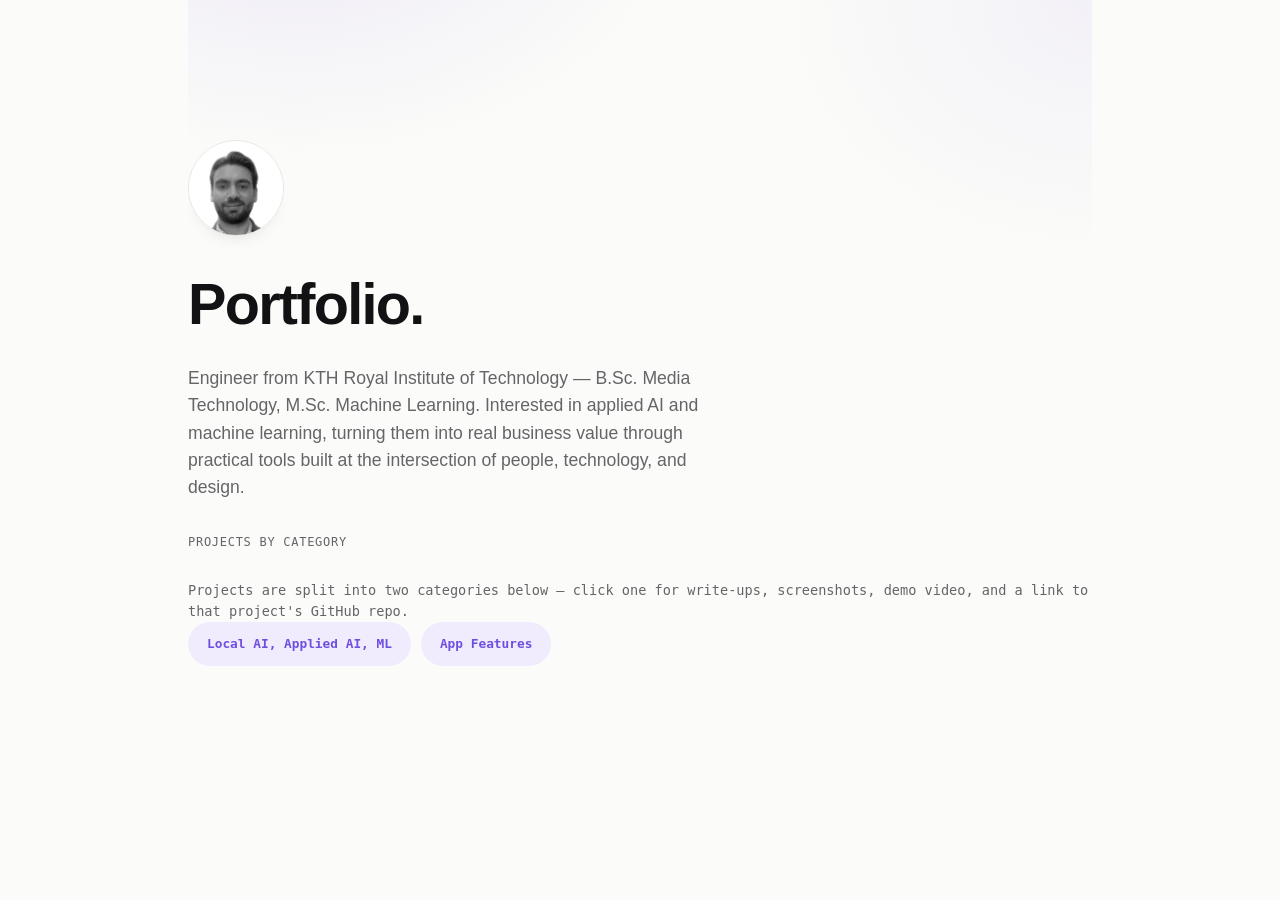
<file: index.html>
<!DOCTYPE html>
<html lang="en">
<head>
<meta charset="UTF-8">
<meta name="viewport" content="width=device-width, initial-scale=1.0">
<title>Portfolio — Applied AI &amp; ML Projects</title>
<meta name="description" content="Engineer from KTH Royal Institute of Technology. Selected projects in applied AI and machine learning, including Local Agent — a fully offline LLM agent with RAG.">
<meta name="robots" content="noindex, nofollow">
<meta name="color-scheme" content="light">
<link rel="icon" href="data:,">

<meta property="og:type" content="website">
<meta property="og:title" content="Portfolio — Applied AI &amp; ML Projects">
<meta property="og:description" content="Engineer from KTH Royal Institute of Technology. Selected projects in applied AI and machine learning, including Local Agent — a fully offline LLM agent with RAG.">
<meta property="og:url" content="https://project5662.github.io/portfolio/">
<meta property="og:image" content="https://project5662.github.io/portfolio/assets/img/headshot.jpg">
<meta name="twitter:card" content="summary">
<meta name="twitter:title" content="Portfolio — Applied AI &amp; ML Projects">
<meta name="twitter:description" content="Engineer from KTH Royal Institute of Technology. Selected projects in applied AI and machine learning.">
<meta name="twitter:image" content="https://project5662.github.io/portfolio/assets/img/headshot.jpg">
<link rel="stylesheet" href="assets/css/style.css">
</head>
<body>

<div class="wrap">
  <header class="hero landing">
    <div>
      <img class="headshot" src="assets/img/headshot.jpg" alt="Profile photo" width="96" height="96">
      <h1>Portfolio.</h1>
      <p class="bio">Engineer from KTH Royal Institute of Technology — B.Sc. Media Technology, M.Sc. Machine Learning. Interested in applied AI and machine learning, turning them into real business value through practical tools built at the intersection of people, technology, and design.</p>
      <p class="section-label">Projects by category</p>
      <p class="scroll-hint">Projects are split into two categories below — click one for write-ups, screenshots, demo video, and a link to that project's GitHub repo.</p>
      <nav class="categories" aria-label="Project categories">
        <a class="cat-pill" href="ml.html">Local AI, Applied AI, ML</a>
        <a class="cat-pill" href="app.html">App Features</a>
      </nav>
    </div>
  </header>
</div>

</body>
</html>
</file>
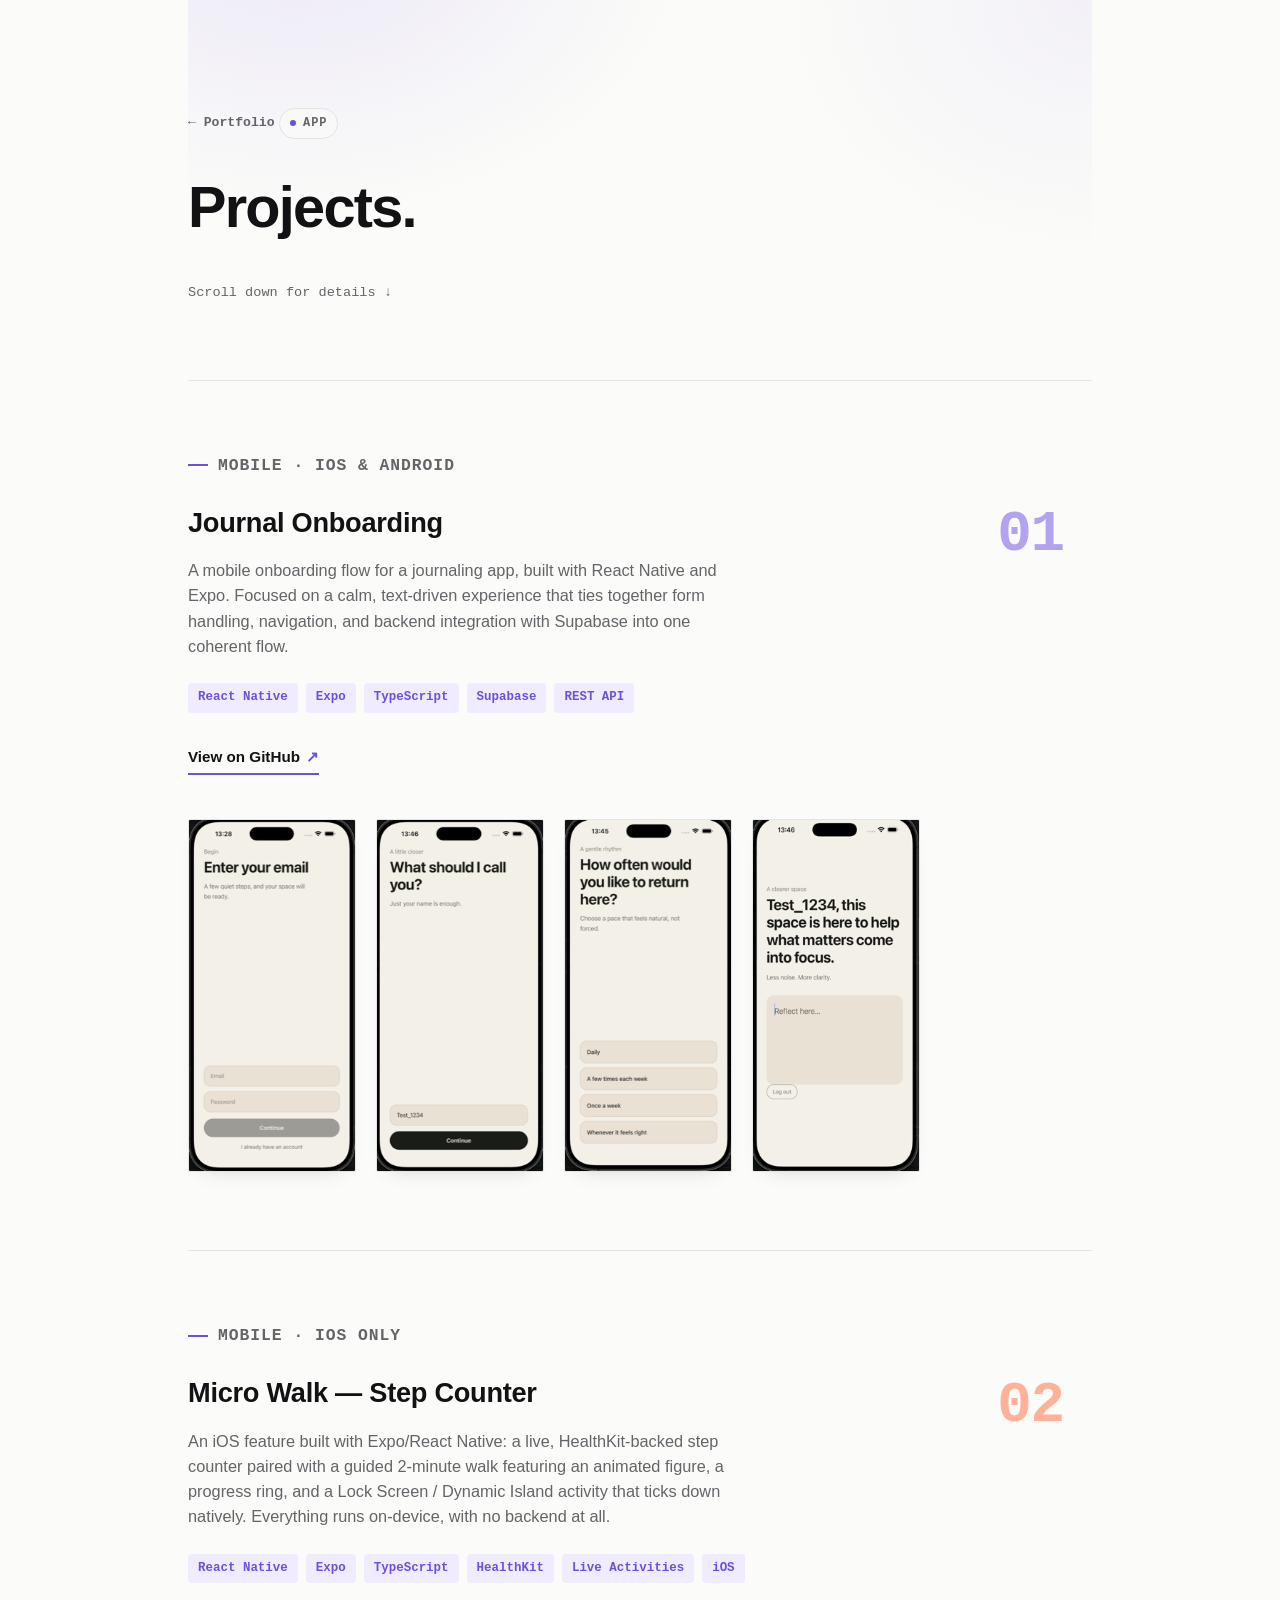
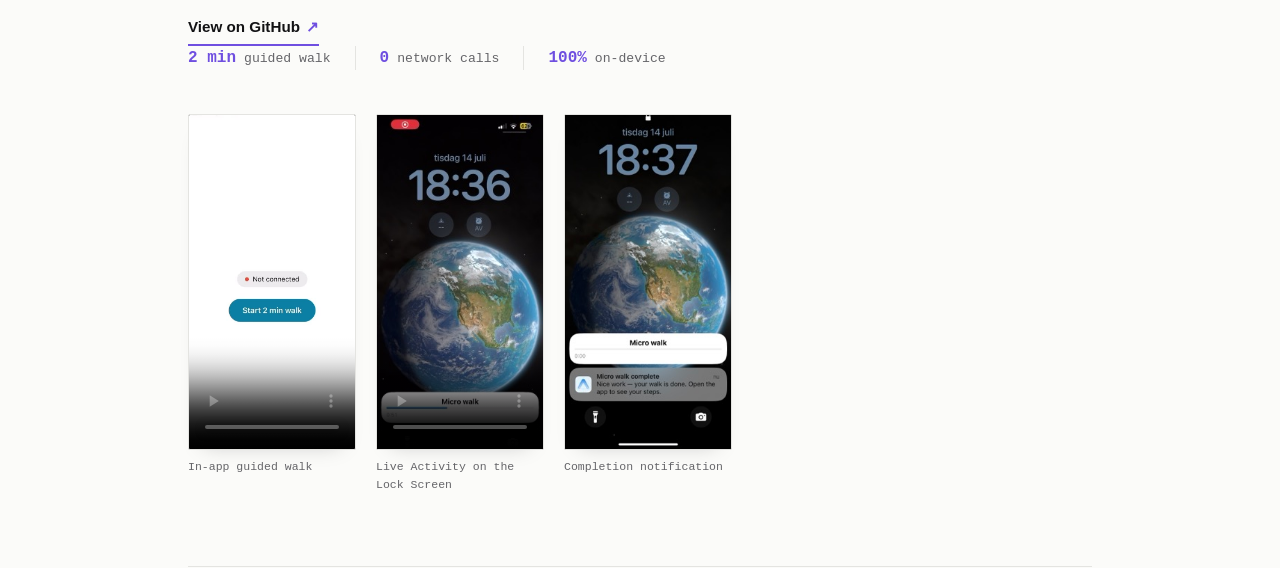
<file: app.html>
<!DOCTYPE html>
<html lang="en">
<head>
<meta charset="UTF-8">
<meta name="viewport" content="width=device-width, initial-scale=1.0">
<title>App Projects — Portfolio</title>
<meta name="description" content="Mobile app projects: Journal Onboarding and Micro Walk.">
<meta name="robots" content="noindex, nofollow">
<meta name="color-scheme" content="light">
<link rel="icon" href="data:,">
<link rel="stylesheet" href="assets/css/style.css">
</head>
<body>

<div class="wrap">
  <header class="hero">
    <a class="back-link" href="index.html">← Portfolio</a>
    <p class="eyebrow">App</p>
    <h1>Projects.</h1>
    <p class="scroll-hint">Scroll down for details <span class="chevron">↓</span></p>
  </header>
</div>

<main class="wrap" id="projects">

  <section class="project">
    <p class="index-no index-no--1" aria-hidden="true">01</p>
    <div class="project-copy">
      <p class="kicker"><span class="bar"></span>Mobile · iOS &amp; Android</p>
      <h2>Journal Onboarding</h2>
      <p>A mobile onboarding flow for a journaling app, built with React Native and Expo. Focused on a calm, text-driven experience that ties together form handling, navigation, and backend integration with Supabase into one coherent flow.</p>
      <ul class="stack">
        <li>React Native</li>
        <li>Expo</li>
        <li>TypeScript</li>
        <li>Supabase</li>
        <li>REST API</li>
      </ul>
      <a class="repo-link" href="https://github.com/project5662/journal-onboarding" target="_blank" rel="noopener">
        View on GitHub <span class="arrow">↗</span>
      </a>
    </div>
    <div class="filmstrip">
      <img src="assets/img/journal-0.png" width="231" height="480" alt="Journal Onboarding – sign up screen">
      <img src="assets/img/journal-1.png" width="227" height="480" alt="Journal Onboarding – name screen">
      <img src="assets/img/journal-3.png" width="229" height="480" alt="Journal Onboarding – frequency screen">
      <img src="assets/img/journal-2.png" width="233" height="480" alt="Journal Onboarding – reflection screen">
    </div>
  </section>

  <section class="project">
    <p class="index-no index-no--2" aria-hidden="true">02</p>
    <div class="project-copy">
      <p class="kicker"><span class="bar"></span>Mobile · iOS only</p>
      <h2>Micro Walk — Step Counter</h2>
      <p>An iOS feature built with Expo/React Native: a live, HealthKit-backed step counter paired with a guided 2-minute walk featuring an animated figure, a progress ring, and a Lock Screen / Dynamic Island activity that ticks down natively. Everything runs on-device, with no backend at all.</p>
      <ul class="stack">
        <li>React Native</li>
        <li>Expo</li>
        <li>TypeScript</li>
        <li>HealthKit</li>
        <li>Live Activities</li>
        <li>iOS</li>
      </ul>
      <a class="repo-link" href="https://github.com/project5662/step-counter-test-app" target="_blank" rel="noopener">
        View on GitHub <span class="arrow">↗</span>
      </a>
    </div>
    <div class="stat-row">
      <div class="stat"><span class="num">2 min</span><span class="label">guided walk</span></div>
      <div class="stat"><span class="num">0</span><span class="label">network calls</span></div>
      <div class="stat"><span class="num">100%</span><span class="label">on-device</span></div>
    </div>
    <div class="media-row">
      <figure>
        <div class="media-frame">
          <video src="assets/video/micro-walk-demo.mp4" poster="assets/video/micro-walk-poster.jpg" controls preload="metadata" playsinline muted>
            Your browser doesn't support embedded video. <a href="assets/video/micro-walk-demo.mp4">Download the demo</a> instead.
          </video>
        </div>
        <figcaption>In-app guided walk</figcaption>
      </figure>
      <figure>
        <div class="media-frame">
          <video src="assets/video/micro-walk-lockscreen.mp4" poster="assets/video/micro-walk-lockscreen-poster.jpg" controls preload="metadata" playsinline muted></video>
        </div>
        <figcaption>Live Activity on the Lock Screen</figcaption>
      </figure>
      <figure>
        <div class="media-frame">
          <img src="assets/img/walk-lockscreen.jpg" alt="Lock Screen notification: Micro walk complete, nice work — your walk is done">
        </div>
        <figcaption>Completion notification</figcaption>
      </figure>
    </div>
  </section>

</main>

</body>
</html>
</file>
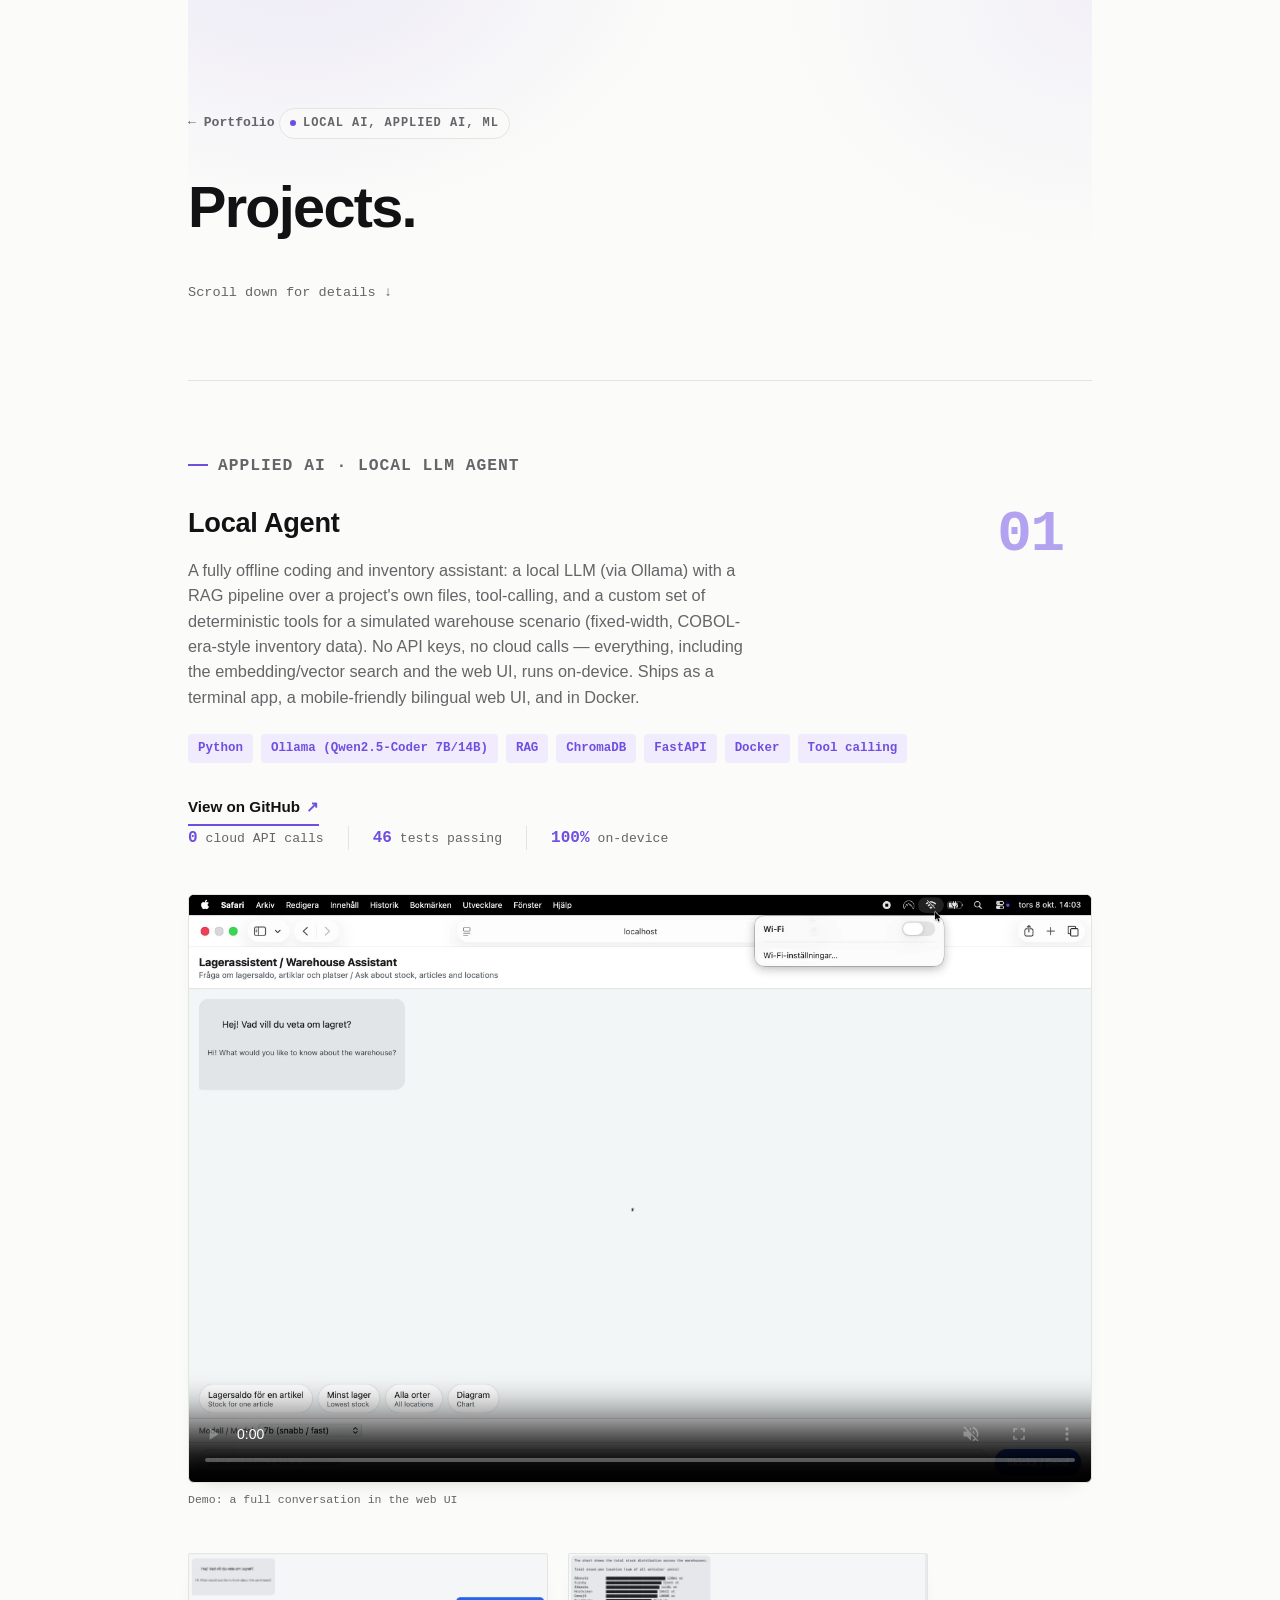
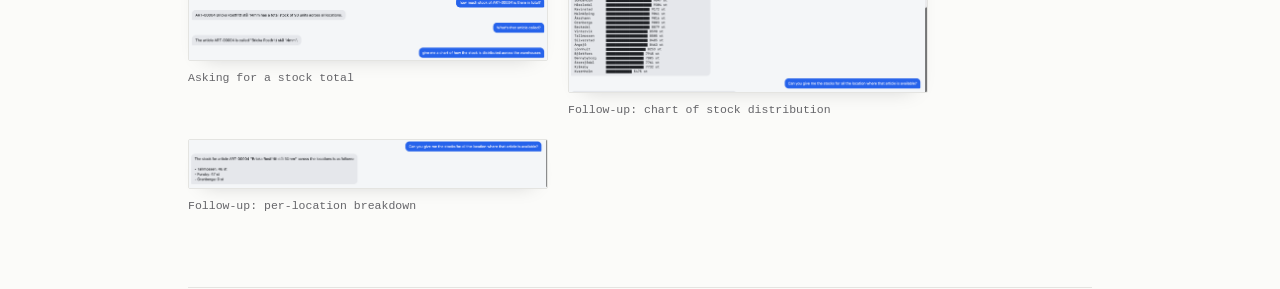
<file: ml.html>
<!DOCTYPE html>
<html lang="en">
<head>
<meta charset="UTF-8">
<meta name="viewport" content="width=device-width, initial-scale=1.0">
<title>Local AI, Applied AI, ML Projects — Portfolio</title>
<meta name="description" content="Applied AI / ML projects: Local Agent.">
<meta name="robots" content="noindex, nofollow">
<meta name="color-scheme" content="light">
<link rel="icon" href="data:,">
<link rel="stylesheet" href="assets/css/style.css">
</head>
<body>

<div class="wrap">
  <header class="hero">
    <a class="back-link" href="index.html">← Portfolio</a>
    <p class="eyebrow">Local AI, Applied AI, ML</p>
    <h1>Projects.</h1>
    <p class="scroll-hint">Scroll down for details <span class="chevron">↓</span></p>
  </header>
</div>

<main class="wrap" id="projects">

  <section class="project">
    <p class="index-no index-no--1" aria-hidden="true">01</p>
    <div class="project-copy">
      <p class="kicker"><span class="bar"></span>Applied AI · Local LLM Agent</p>
      <h2>Local Agent</h2>
      <p>A fully offline coding and inventory assistant: a local LLM (via Ollama) with a RAG pipeline over a project's own files, tool-calling, and a custom set of deterministic tools for a simulated warehouse scenario (fixed-width, COBOL-era-style inventory data). No API keys, no cloud calls — everything, including the embedding/vector search and the web UI, runs on-device. Ships as a terminal app, a mobile-friendly bilingual web UI, and in Docker.</p>
      <ul class="stack">
        <li>Python</li>
        <li>Ollama (Qwen2.5-Coder 7B/14B)</li>
        <li>RAG</li>
        <li>ChromaDB</li>
        <li>FastAPI</li>
        <li>Docker</li>
        <li>Tool calling</li>
      </ul>
      <a class="repo-link" href="https://github.com/project5662/local-agent" target="_blank" rel="noopener">
        View on GitHub <span class="arrow">↗</span>
      </a>
    </div>
    <div class="stat-row">
      <div class="stat"><span class="num">0</span><span class="label">cloud API calls</span></div>
      <div class="stat"><span class="num">46</span><span class="label">tests passing</span></div>
      <div class="stat"><span class="num">100%</span><span class="label">on-device</span></div>
    </div>
    <div class="media-stack">
      <figure>
        <div class="media-frame--wide">
          <video src="assets/video/local-agent-demo.mp4" poster="assets/video/local-agent-poster.jpg" controls preload="metadata" playsinline muted>
            Your browser doesn't support embedded video. <a href="assets/video/local-agent-demo.mp4">Download the demo</a> instead.
          </video>
        </div>
        <figcaption>Demo: a full conversation in the web UI</figcaption>
      </figure>
    </div>

    <div class="media-row-sm">
      <figure>
        <div class="media-frame--wide-sm">
          <img src="assets/img/local-agent-1.png" alt="The web UI answering a total stock question for ART-00004">
        </div>
        <figcaption>Asking for a stock total</figcaption>
      </figure>
      <figure>
        <div class="media-frame--wide-sm">
          <img src="assets/img/local-agent-2.png" alt="A follow-up chart request answered with a text-based bar chart of stock distribution across warehouse locations">
        </div>
        <figcaption>Follow-up: chart of stock distribution</figcaption>
      </figure>
      <figure>
        <div class="media-frame--wide-sm">
          <img src="assets/img/local-agent-3.png" alt="A further follow-up asking for the per-location stock breakdown of the same article">
        </div>
        <figcaption>Follow-up: per-location breakdown</figcaption>
      </figure>
    </div>
  </section>

</main>

</body>
</html>
</file>
<file: assets/css/style.css>
:root{
  --bg: #fbfbf9;
  --ink: #121214;
  --muted: #656569;
  --line: #e4e4e1;
  --accent: #6f4fe0;
  --accent-soft: #f1ecfd;
  --mono: ui-monospace, "SF Mono", "Roboto Mono", Menlo, Consolas, monospace;
  --sans: -apple-system, BlinkMacSystemFont, "Inter", "Segoe UI", Roboto, sans-serif;
  --maxw: 960px;
}

* { box-sizing: border-box; }

html { scroll-behavior: smooth; }

body{
  margin: 0;
  background: var(--bg);
  color: var(--ink);
  font-family: var(--sans);
  line-height: 1.55;
  -webkit-font-smoothing: antialiased;
  overflow-x: hidden;
}

a{ color: inherit; }

:focus-visible{
  outline: 2px solid var(--ink);
  outline-offset: 3px;
  border-radius: 2px;
}

.wrap{
  max-width: var(--maxw);
  margin: 0 auto;
  padding: 0 28px;
}

header.hero{
  position: relative;
  padding: 108px 0 76px;
  border-bottom: 1px solid var(--line);
  overflow: hidden;
  background:
    radial-gradient(600px 420px at 12% -15%, rgba(111,79,224,0.10), transparent 65%),
    radial-gradient(520px 420px at 100% 0%, rgba(111,79,224,0.06), transparent 60%);
}

/* Landing page hero: full-height, centered, no lower content to lead into */
header.hero.landing{
  min-height: 86vh;
  display: flex;
  align-items: center;
  border-bottom: none;
}

.back-link{
  display: inline-flex;
  align-items: center;
  gap: 6px;
  font-family: var(--mono);
  font-size: 0.82rem;
  font-weight: 600;
  color: var(--muted);
  text-decoration: none;
  margin: 0 0 28px;
}

.back-link:hover{ color: var(--ink); }

.scroll-hint{
  display: inline-flex;
  align-items: center;
  gap: 8px;
  font-family: var(--mono);
  font-size: 0.85rem;
  color: var(--muted);
  margin: 14px 0 0;
}

.scroll-hint .chevron{
  display: inline-block;
  animation: scroll-bob 1.6s ease-in-out infinite;
}

@keyframes scroll-bob{
  0%, 100%{ transform: translateY(0); }
  50%{ transform: translateY(4px); }
}

@media (prefers-reduced-motion: reduce){
  .scroll-hint .chevron{ animation: none; }
}

.eyebrow{
  display: inline-flex;
  align-items: center;
  gap: 7px;
  font-family: var(--mono);
  font-size: 12px;
  letter-spacing: 0.08em;
  text-transform: uppercase;
  color: var(--muted);
  background: rgba(251,251,249,0.7);
  border: 1px solid var(--line);
  padding: 5px 10px;
  border-radius: 999px;
  margin: 0 0 24px;
  font-weight: 600;
}

.eyebrow::before{
  content: "";
  width: 6px;
  height: 6px;
  border-radius: 50%;
  background: var(--accent);
  flex-shrink: 0;
}

h1{
  font-size: clamp(2.4rem, 6vw, 3.6rem);
  margin: 0 0 16px;
  letter-spacing: -0.03em;
  font-weight: 700;
}

.bio{
  font-size: 1.1rem;
  color: var(--muted);
  max-width: 56ch;
  margin: 0 0 32px;
}

.headshot{
  width: 96px;
  height: 96px;
  border-radius: 50%;
  object-fit: cover;
  object-position: top center;
  display: block;
  margin-bottom: 24px;
  border: 1px solid var(--line);
  box-shadow: 0 10px 20px -16px rgba(17,17,20,0.25);
}

.section-label{
  font-family: var(--mono);
  font-size: 12px;
  letter-spacing: 0.06em;
  text-transform: uppercase;
  color: var(--muted);
  margin: 0 0 14px;
}

.categories{
  display: flex;
  gap: 10px;
}

.cat-pill{
  display: inline-flex;
  align-items: center;
  justify-content: center;
  gap: 6px;
  min-height: 44px;
  font-family: var(--mono);
  font-size: 0.8rem;
  font-weight: 600;
  text-decoration: none;
  color: var(--accent);
  background: var(--accent-soft);
  border: 1px solid transparent;
  padding: 0 18px;
  border-radius: 999px;
  transition: transform 0.15s ease, background 0.15s ease;
}

a.cat-pill:hover{
  background: var(--accent);
  color: #fff;
}

.cat-pill.is-disabled{
  color: var(--muted);
  background: transparent;
  border-color: var(--line);
}

.cat-pill .soon{
  font-size: 0.68rem;
  color: var(--muted);
  text-transform: uppercase;
  letter-spacing: 0.06em;
}

main{
  padding-bottom: 20px;
}

section.project{
  position: relative;
  padding: 72px 0;
  border-bottom: 1px solid var(--line);
}

.kicker{
  display: flex;
  align-items: center;
  gap: 10px;
  font-family: var(--mono);
  font-size: 12px;
  letter-spacing: 0.06em;
  text-transform: uppercase;
  color: var(--accent);
  font-weight: 600;
  margin: 0 0 10px;
}

.kicker .bar{
  width: 20px;
  height: 2px;
  background: var(--accent);
  flex-shrink: 0;
}

.index-no{
  font-family: var(--mono);
  font-weight: 700;
  font-size: clamp(2.6rem, 6vw, 3.6rem);
  line-height: 1;
  position: absolute;
  top: 68px;
  right: 28px;
  letter-spacing: -0.02em;
  user-select: none;
}

.index-no--1{ color: #b3a2ef; }
.index-no--2{ color: #ffb199; }

.project-copy h2{
  font-size: 1.7rem;
  margin: 0 0 14px;
  letter-spacing: -0.01em;
  font-weight: 700;
  max-width: 24ch;
}

.project-copy p{
  color: var(--muted);
  margin: 0 0 24px;
  font-size: 1.02rem;
  max-width: 62ch;
}

.stack{
  list-style: none;
  display: flex;
  flex-wrap: wrap;
  gap: 8px;
  padding: 0;
  margin: 0 0 28px;
}

.stack li{
  font-family: var(--mono);
  font-size: 0.78rem;
  color: var(--accent);
  background: var(--accent-soft);
  padding: 5px 10px;
  border-radius: 4px;
  font-weight: 600;
}

.repo-link{
  display: inline-flex;
  align-items: center;
  gap: 6px;
  text-decoration: none;
  font-weight: 700;
  font-size: 0.95rem;
  color: var(--ink);
  border-bottom: 2px solid var(--accent);
  padding: 4px 0 5px;
}

.repo-link .arrow{
  color: var(--accent);
  transition: transform 0.15s ease;
}

.repo-link:hover .arrow{ transform: translate(3px, -3px); }

/* Screenshot filmstrip */
.filmstrip{
  margin-top: 44px;
  display: flex;
  flex-wrap: wrap;
  gap: 20px;
  padding-bottom: 6px;
}

.filmstrip img{
  width: 168px;
  height: auto;
  flex-shrink: 0;
  border: 1px solid var(--line);
  border-radius: 2px;
  box-shadow: 0 10px 20px -16px rgba(17,17,20,0.25);
  background: #fff;
  display: block;
}

/* Micro Walk visual */
.stat-row{
  display: flex;
  flex-wrap: wrap;
  gap: 8px 24px;
  margin: 0 0 28px;
  font-family: var(--mono);
}

.stat{
  display: flex;
  align-items: baseline;
  gap: 8px;
  padding-right: 24px;
  border-right: 1px solid var(--line);
}

.stat:last-child{
  padding-right: 0;
  border-right: none;
}

.stat .num{
  font-size: 1rem;
  font-weight: 700;
  color: var(--accent);
  font-variant-numeric: tabular-nums;
}

.stat .label{
  font-size: 0.82rem;
  color: var(--muted);
}

.media-row{
  margin-top: 44px;
  display: flex;
  flex-wrap: wrap;
  gap: 20px;
}

.media-row figure{
  margin: 0;
  width: 168px;
  flex-shrink: 0;
}

.media-frame{
  width: 168px;
  aspect-ratio: 9 / 18;
  overflow: hidden;
  border: 1px solid var(--line);
  border-radius: 2px;
  box-shadow: 0 10px 20px -16px rgba(17,17,20,0.25);
  background: #000;
}

.media-frame img,
.media-frame video{
  width: 100%;
  height: 100%;
  object-fit: cover;
  object-position: top center;
  display: block;
}

.media-row figcaption{
  margin-top: 8px;
  font-family: var(--mono);
  font-size: 0.72rem;
  color: var(--muted);
}

/* Wide variant of .media-row/.media-frame, for landscape screenshots and
   screen-recorded video (desktop/web UI demos) rather than phone screens. */
.media-stack{
  margin-top: 44px;
  display: flex;
  flex-direction: column;
  gap: 24px;
}

.media-stack figure{
  margin: 0;
}

.media-frame--wide{
  width: 100%;
  overflow: hidden;
  border: 1px solid var(--line);
  border-radius: 6px;
  box-shadow: 0 10px 20px -16px rgba(17,17,20,0.25);
  background: #000;
}

.media-frame--wide img,
.media-frame--wide video{
  width: 100%;
  height: auto;
  display: block;
}

.media-stack figcaption{
  margin-top: 8px;
  font-family: var(--mono);
  font-size: 0.72rem;
  color: var(--muted);
}

/* Compact row of landscape screenshots, sized like .filmstrip/.media-row
   but wide enough not to crop desktop/web UI screenshots. */
.media-row-sm{
  margin-top: 44px;
  display: flex;
  flex-wrap: wrap;
  gap: 20px;
}

.media-row-sm figure{
  margin: 0;
  width: 360px;
  flex-shrink: 0;
}

.media-frame--wide-sm{
  width: 360px;
  overflow: hidden;
  border: 1px solid var(--line);
  border-radius: 2px;
  box-shadow: 0 10px 20px -16px rgba(17,17,20,0.25);
  background: #fff;
}

.media-frame--wide-sm img{
  width: 100%;
  height: auto;
  display: block;
}

.media-row-sm figcaption{
  margin-top: 8px;
  font-family: var(--mono);
  font-size: 0.72rem;
  color: var(--muted);
}

@media (prefers-reduced-motion: reduce){
  html{ scroll-behavior: auto; }
  .repo-link .arrow{
    transition: none !important;
  }
}

@media (max-width: 700px){
  header.hero{ padding: 76px 0 48px; }
  header.hero.landing{ min-height: auto; padding: 64px 0 56px; }
  section.project{ padding: 52px 0; }
  .index-no{ top: 52px; }
}
</file>
